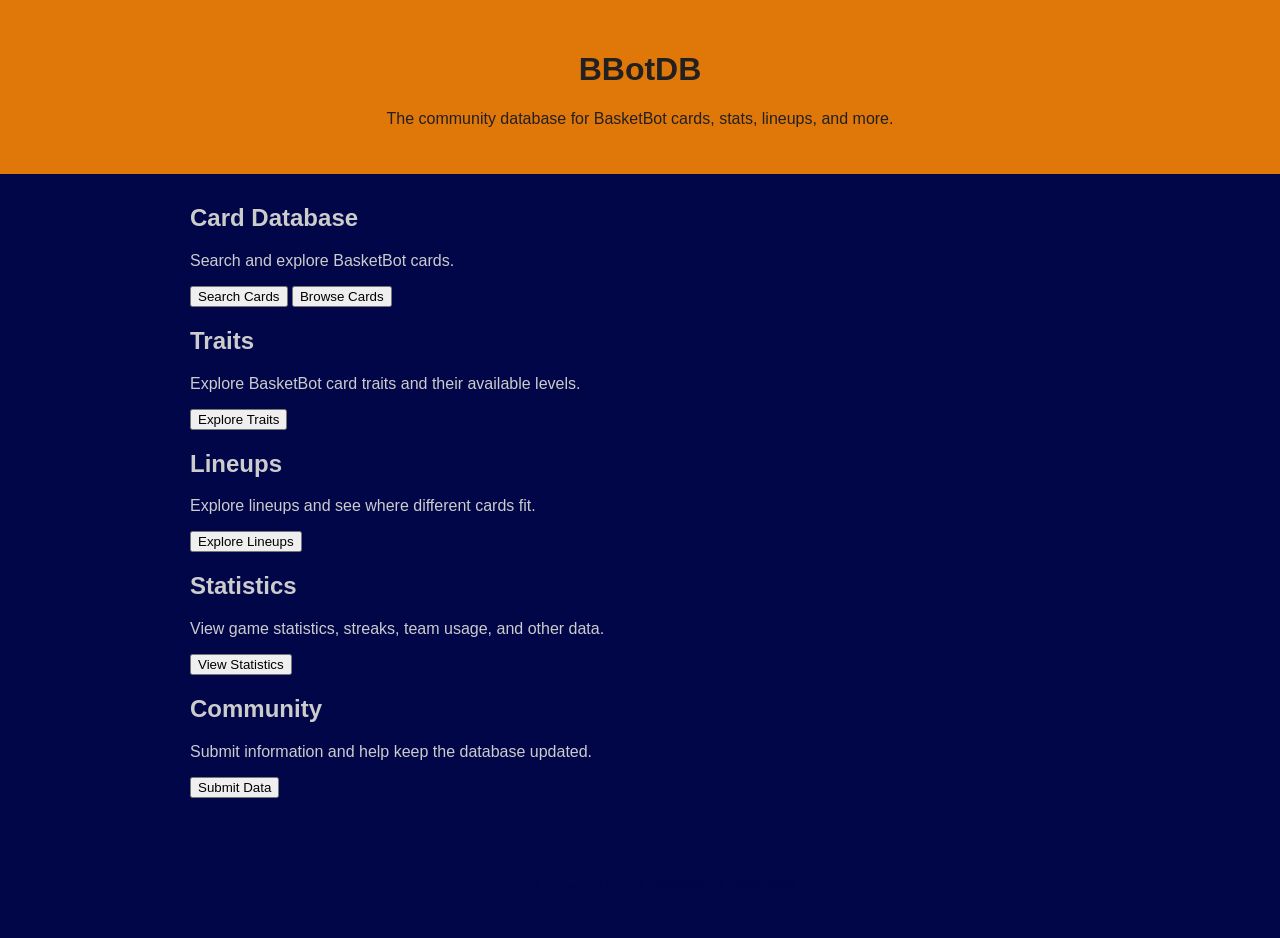
<file: index.html>
<!DOCTYPE html>
<html lang="en">

<head>
    <meta charset="UTF-8">
    <meta name="viewport" content="width=device-width, initial-scale=1.0">
    <title>BBotDB</title>

    <link rel="stylesheet" href="./style.css">
</head>

<body>

    <header>
        <h1>BBotDB</h1>
        <p>The community database for BasketBot cards, stats, lineups, and more.</p>
    </header>

    <main>

        <section>
            <h2>Card Database</h2>
            <p>Search and explore BasketBot cards.</p>

            <button onclick="location.href='cards.html'">
                Search Cards
            </button>

            <button onclick="location.href='cards.html'">
                Browse Cards
            </button>
        </section>

        <section>
            <h2>Traits</h2>
            <p>Explore BasketBot card traits and their available levels.</p>

            <button onclick="location.href='traits.html'">
                Explore Traits
            </button>
        </section>

        <section>
            <h2>Lineups</h2>
            <p>Explore lineups and see where different cards fit.</p>

            <button>
                Explore Lineups
            </button>
        </section>

        <section>
            <h2>Statistics</h2>
            <p>View game statistics, streaks, team usage, and other data.</p>

            <button>
                View Statistics
            </button>
        </section>

        <section>
            <h2>Community</h2>
            <p>Submit information and help keep the database updated.</p>

            <button>
                Submit Data
            </button>
        </section>

    </main>

    <footer>
        <p>BBotDB — Community BasketBot Database</p>
    </footer>

</body>

</html>
</file>
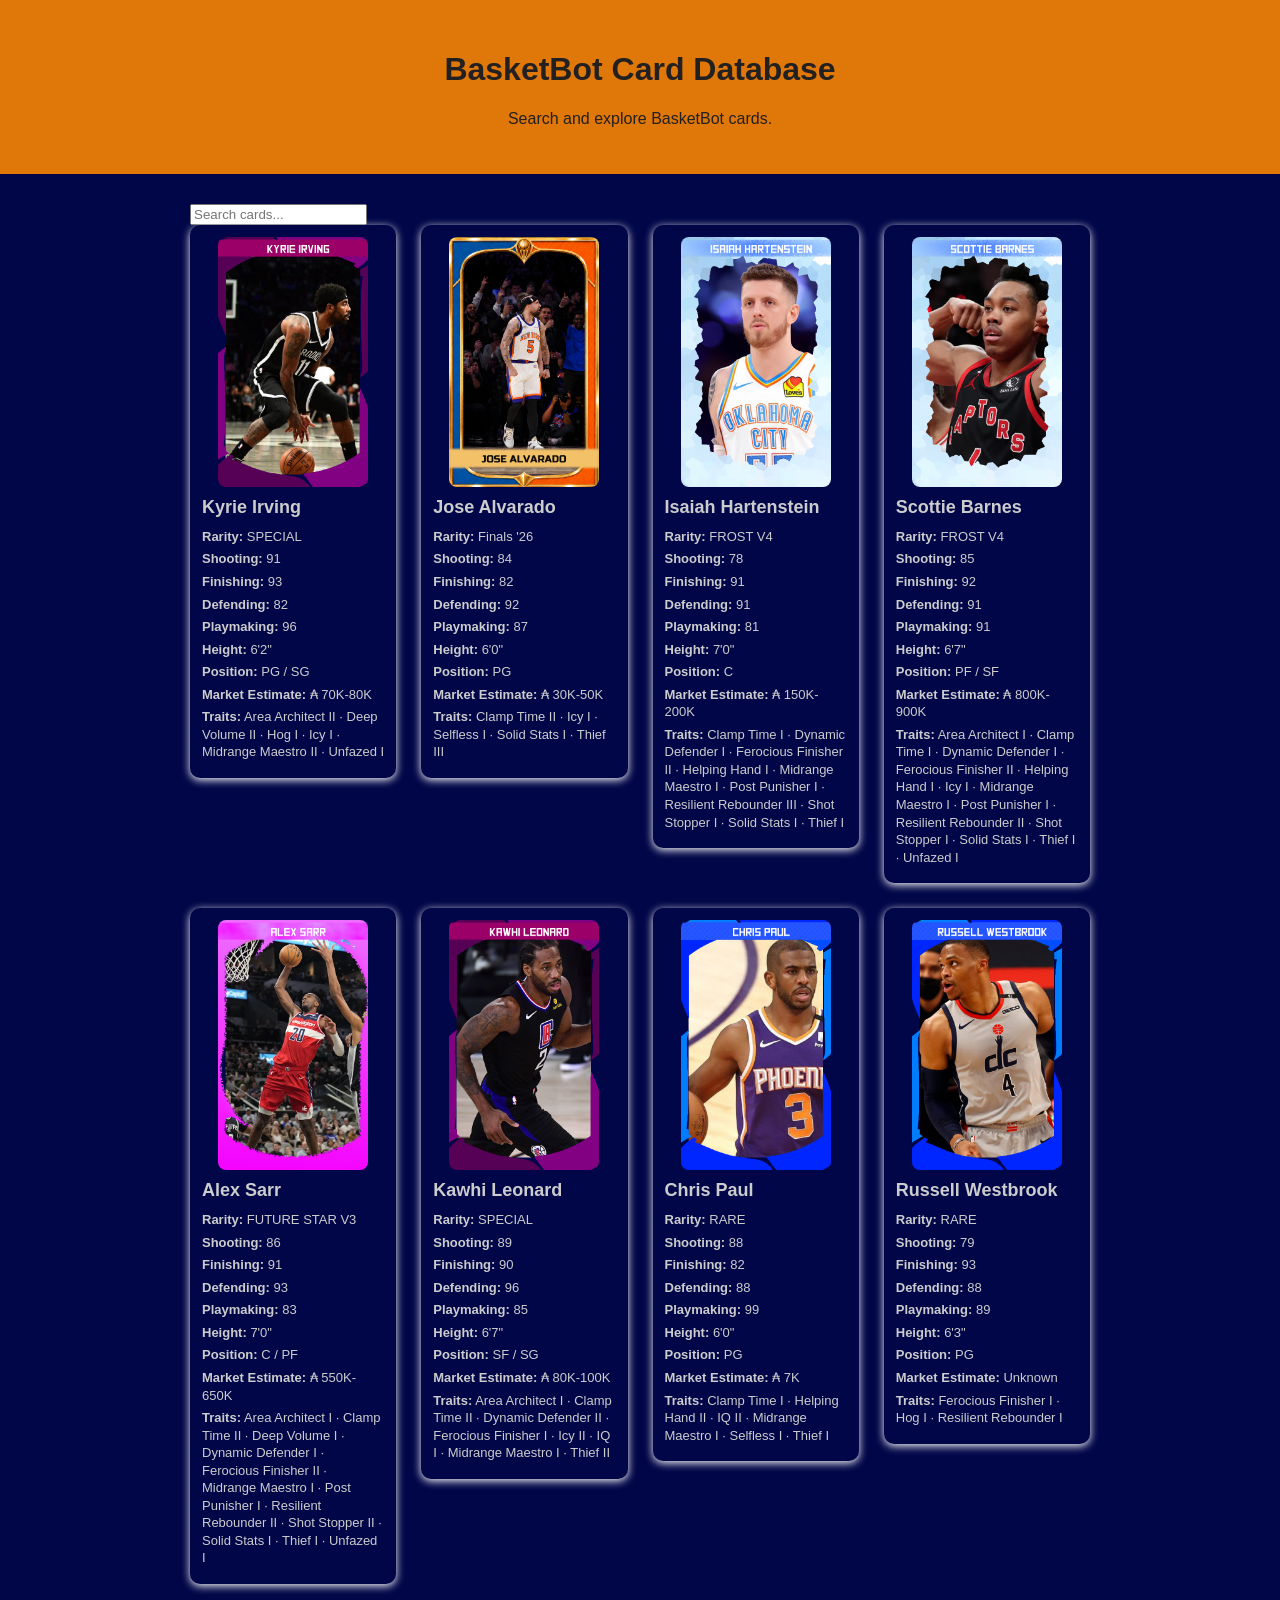
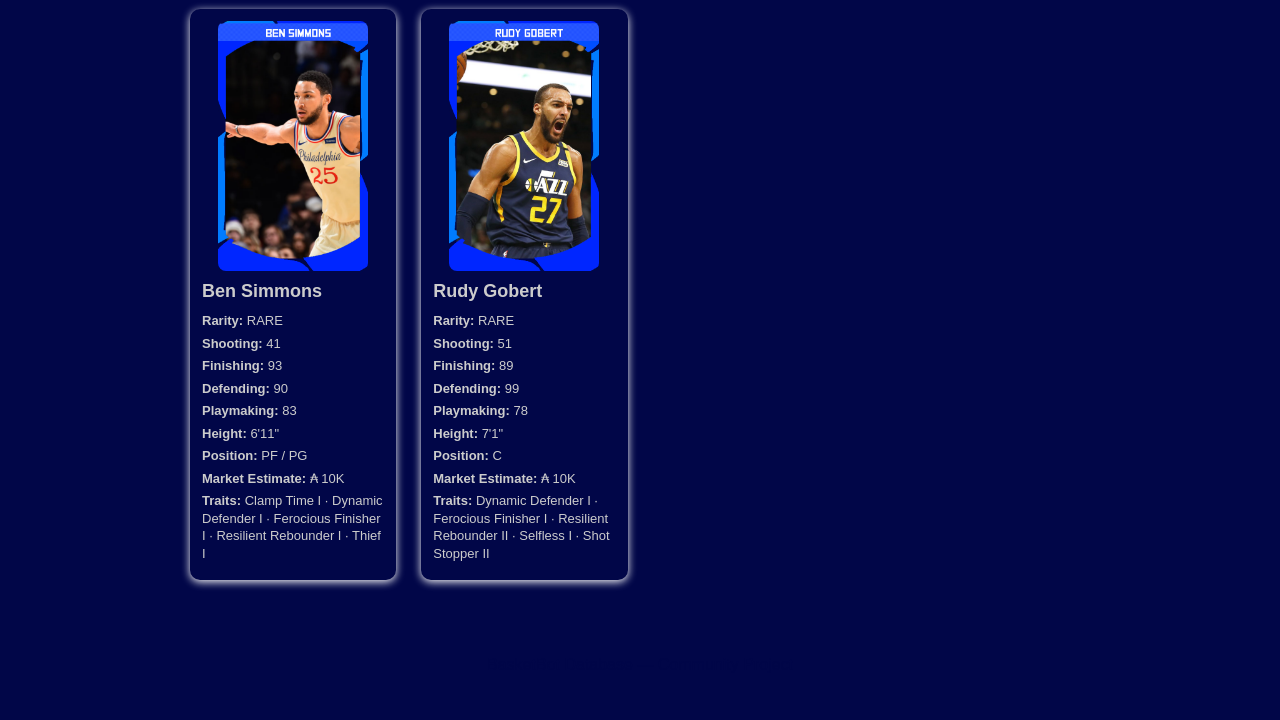
<file: cards.html>
<!DOCTYPE html>
<html lang="en">

<head>
    <meta charset="UTF-8">
    <meta name="viewport" content="width=device-width, initial-scale=1.0">

    <title>BasketBot Card Database</title>

    <link rel="stylesheet" href="./style.css">
</head>

<body>

    <header>
        <h1>BasketBot Card Database</h1>
        <p>Search and explore BasketBot cards.</p>
    </header>

    <main>

        <input
            type="text"
            id="card-search"
            placeholder="Search cards..."
        >

        <div id="card-list"></div>

    </main>

    <footer>
        <p>BasketBot Database — Community Project</p>
    </footer>

    <script src="./cards.js"></script>

    <script>

        const cardList = document.getElementById("card-list");
        const searchInput = document.getElementById("card-search");

        function displayCards() {

            cardList.innerHTML = "";

            const searchTerm = searchInput.value.toLowerCase();

            const filteredCards = cards.filter(card => {

                return (
                    card.name.toLowerCase().includes(searchTerm) ||
                    card.rarity.toLowerCase().includes(searchTerm) ||
                    card.position.some(position =>
                        position.toLowerCase().includes(searchTerm)
                    )
                );

            });

            filteredCards.forEach(card => {

                const cardElement = document.createElement("div");

                cardElement.className = "trait-card";

                const positionText = card.position.join(" / ");

                const romanNumerals = ["", "I", "II", "III"];

                const traitText = card.traits.map(trait => {

                    if (trait.level === null) {
                        return trait.name;
                    }

                    return `${trait.name} ${romanNumerals[trait.level]}`;

                }).join(" · ");

                cardElement.innerHTML = `

                    <div class="card-image-container">

                        <img
                            src="${card.image}"
                            alt="${card.name} card art"
                            class="card-image"
                        >

                    </div>

                    <div class="card-information">

                        <h2>${card.name}</h2>

                        <p><strong>Rarity:</strong> ${card.rarity}</p>

                        <p><strong>Shooting:</strong> ${card.shooting}</p>
                        <p><strong>Finishing:</strong> ${card.finishing}</p>
                        <p><strong>Defending:</strong> ${card.defending}</p>
                        <p><strong>Playmaking:</strong> ${card.playmaking}</p>

                        <p><strong>Height:</strong> ${card.height}</p>
                        <p><strong>Position:</strong> ${positionText}</p>

                        <p><strong>Market Estimate:</strong> ${card.marketEstimate}</p>

                        <p><strong>Traits:</strong> ${traitText}</p>

                    </div>

                `;

                cardList.appendChild(cardElement);

            });

        }

        searchInput.addEventListener("input", displayCards);

        displayCards();

    </script>

</body>

</html>
</file>
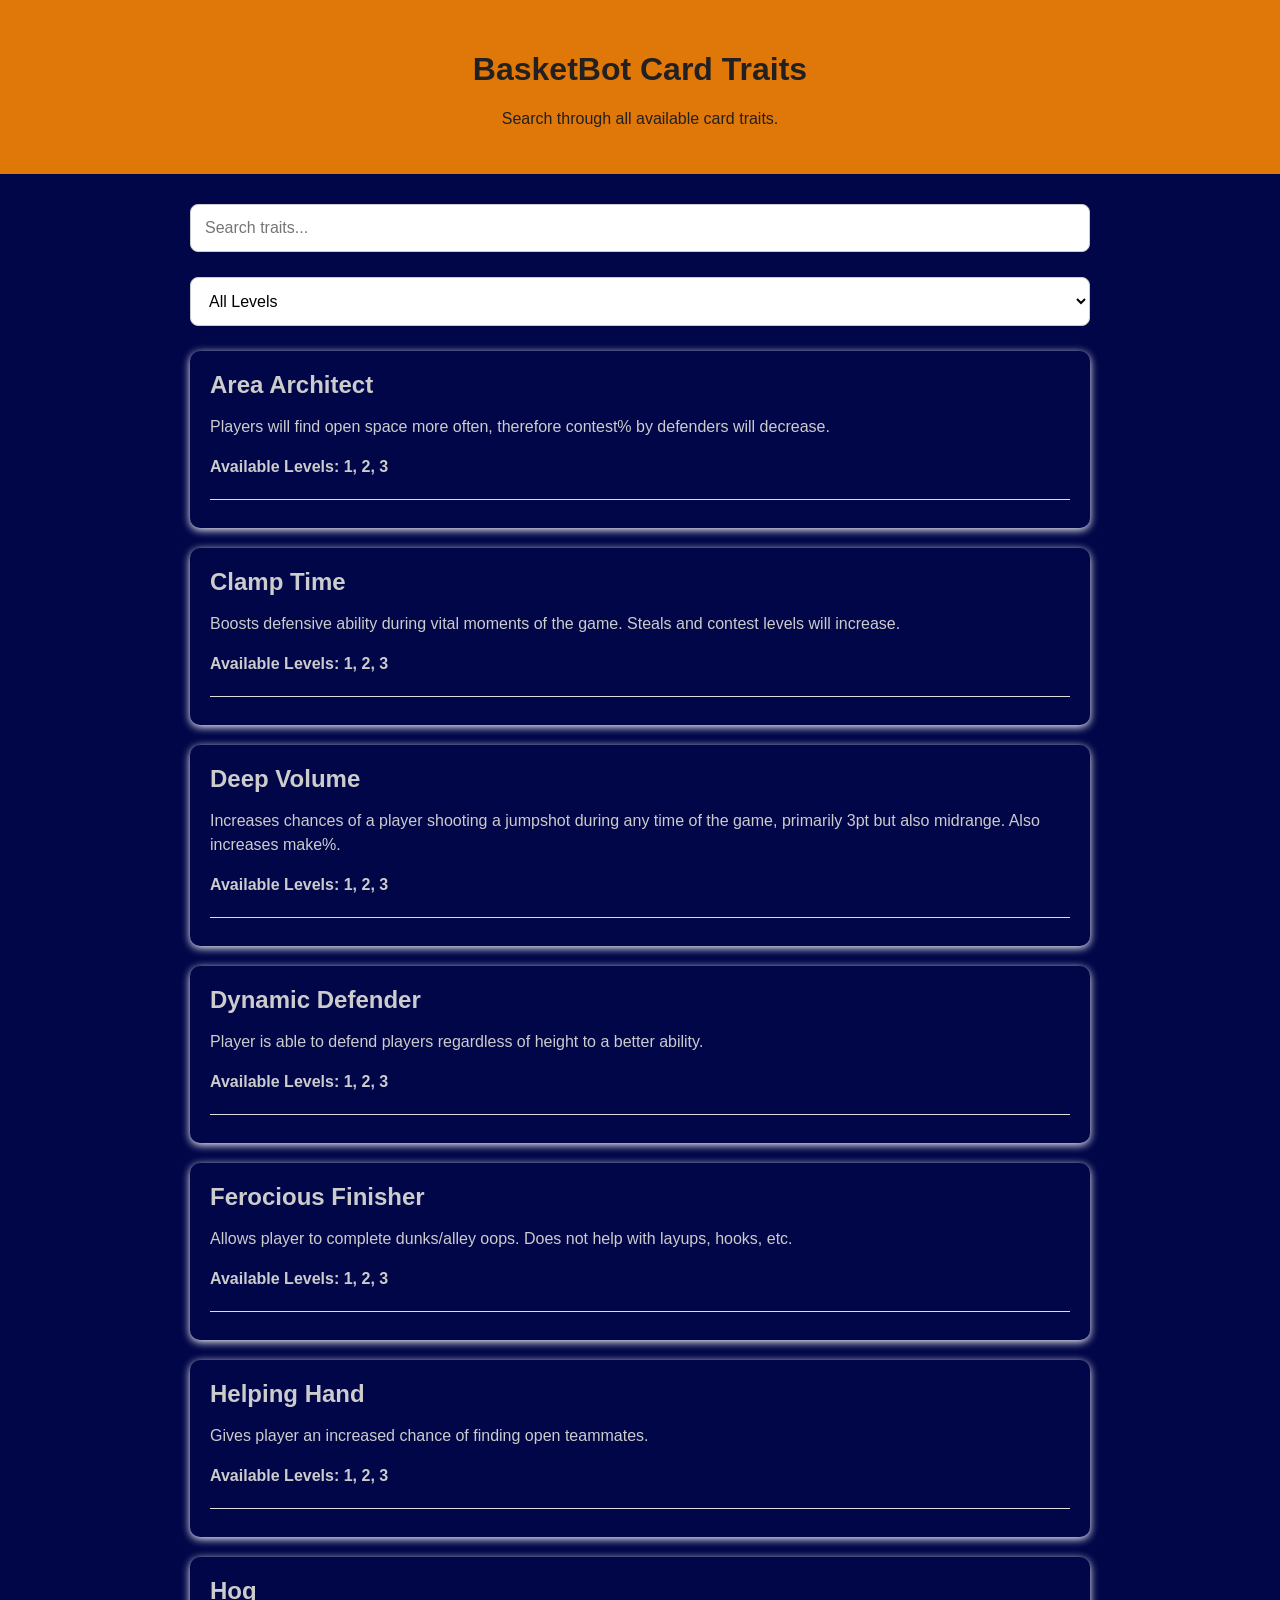
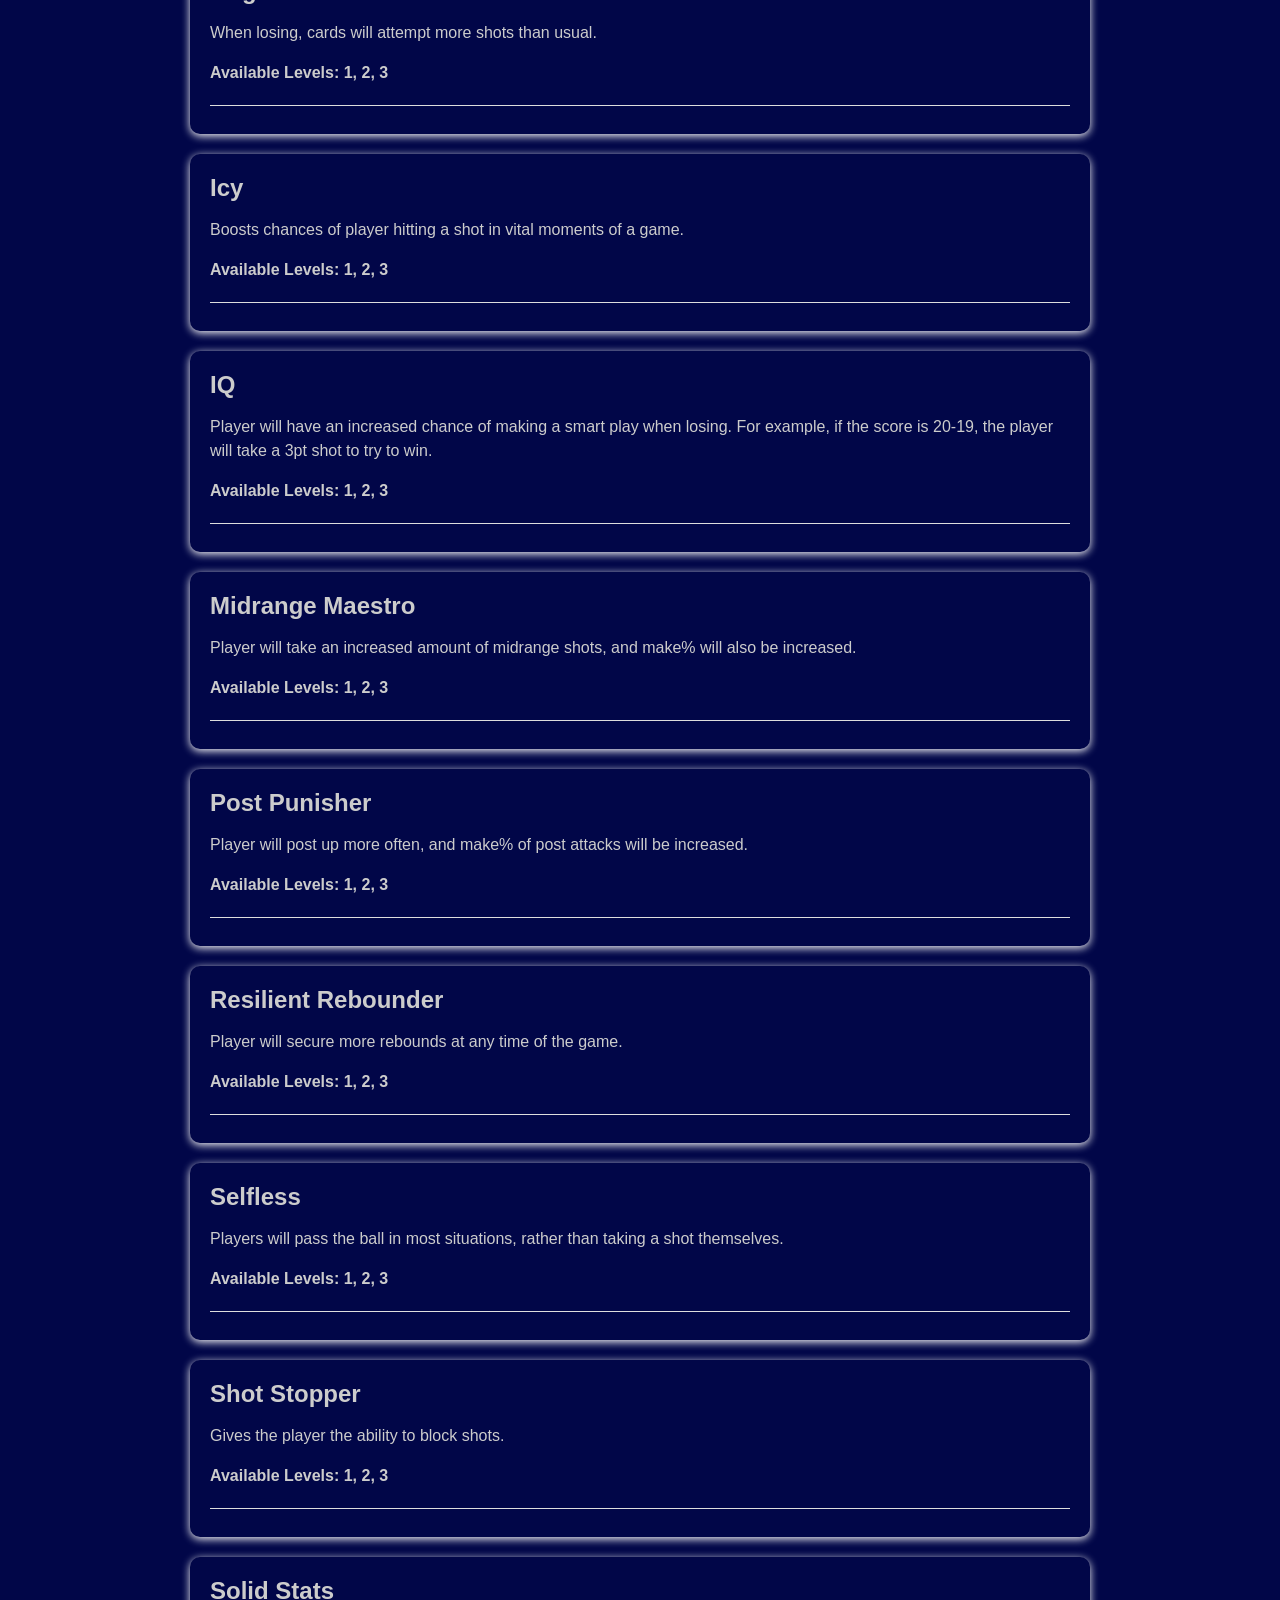
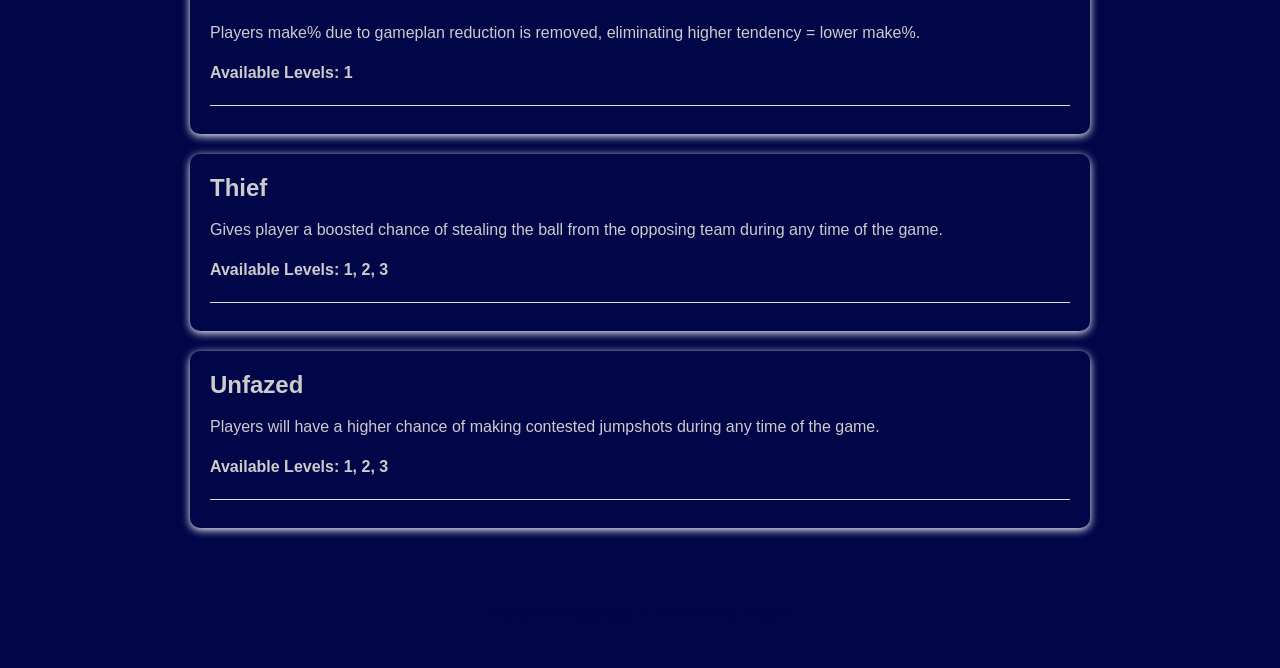
<file: traits.html>
<!DOCTYPE html>
<html lang="en">

<head>
    <meta charset="UTF-8">
    <meta name="viewport" content="width=device-width, initial-scale=1.0">
    <title>BasketBot Traits</title>

    <link rel="stylesheet" href="./style.css">
</head>

<body>

    <header>
        <h1>BasketBot Card Traits</h1>
        <p>Search through all available card traits.</p>
    </header>

    <main>

        <input
            type="text"
            id="trait-search"
            placeholder="Search traits..."
        >

        <select id="level-filter">
            <option value="all">All Levels</option>
            <option value="1">Level 1</option>
            <option value="2">Level 2</option>
            <option value="3">Level 3</option>
        </select>

        <div id="trait-list"></div>

    </main>

    <footer>
        <p>BasketBot Database — Community Project</p>
    </footer>

    <script src="traits.js"></script>

    <script>
        const traitList = document.getElementById("trait-list");
        const searchInput = document.getElementById("trait-search");
        const levelFilter = document.getElementById("level-filter");

        function displayTraits() {

            traitList.innerHTML = "";

            const searchTerm = searchInput.value.toLowerCase();
            const selectedLevel = levelFilter.value;

            const filteredTraits = traits.filter(trait => {

                const matchesSearch =
                    trait.name.toLowerCase().includes(searchTerm) ||
                    trait.description.toLowerCase().includes(searchTerm);

                const matchesLevel =
                    selectedLevel === "all" ||
                    trait.levels.includes(Number(selectedLevel));

                return matchesSearch && matchesLevel;
            });

            filteredTraits.forEach(trait => {

                const traitElement = document.createElement("div");

                traitElement.className = "trait-card";

                const levelText = trait.levels.join(", ");

                traitElement.innerHTML = `
                    <h2>${trait.name}</h2>
                    <p>${trait.description}</p>
                    <p class="trait-level">Available Levels: ${levelText}</p>
                    <hr>
                `;

                traitList.appendChild(traitElement);
            });
        }

        searchInput.addEventListener("input", displayTraits);

        levelFilter.addEventListener("change", displayTraits);

        displayTraits();
    </script>

</body>

</html>
</file>
<file: style.css>
body {
    font-family: Arial, sans-serif;
    margin: 0;
    padding: 0;
    background-color: #010648;
    color: #ccc;
}

header {
    background-color: #e07709;
    color: rgb(34, 32, 32);
    padding: 30px;
    text-align: center;
}

main {
    max-width: 900px;
    margin: 30px auto;
    padding: 0 20px;
}

#trait-list {
    display: grid;
    gap: 20px;
}

.trait-card {
    background-color: #010648;
    padding: 20px;
    border-radius: 10px;
    box-shadow: 0 2px 8px rgb(250, 250, 250);
}

.trait-card h2 {
    margin-top: 0;
}

.trait-level {
    font-weight: bold;
}

footer {
    text-align: center;
    padding: 30px;
    color: #010648;
}

#trait-search {
    width: 100%;
    box-sizing: border-box;
    padding: 14px;
    margin-bottom: 25px;
    font-size: 16px;
    border: 1px solid #ccc;
    border-radius: 8px;
}
/* Trait page controls */

#level-filter {
    width: 100%;
    box-sizing: border-box;
    padding: 14px;
    margin-bottom: 25px;
    font-size: 16px;
    border: 1px solid #ccc;
    border-radius: 8px;
    background-color: white;
    cursor: pointer;
}

.trait-card {
    transition: transform 0.15s ease, box-shadow 0.15s ease;
}

.trait-card:hover {
    transform: translateY(-2px);
    box-shadow: 0 4px 12px rgba(0, 0, 0, 0.15);
}

.trait-card h2 {
    margin-bottom: 10px;
}

.trait-card p {
    line-height: 1.5;
}

.trait-level {
    margin-top: 15px;
}

.trait-card hr {
    border: none;
    border-top: 1px solid #ddd;
    margin-top: 20px;
}/* Card database */

#card-list {
    display: grid;
    grid-template-columns: repeat(auto-fill, minmax(180px, 1fr));
    gap: 25px;
    align-items: start;
}

#card-list .trait-card {
    padding: 12px;
    position: relative;
    z-index: 1;
    transition:
        transform 0.25s ease,
        box-shadow 0.25s ease,
        z-index 0s linear 0.25s;
}

#card-list .trait-card:hover {
    transform: scale(1.35);
    z-index: 10;
    box-shadow: 0 12px 30px rgba(0, 0, 0, 0.3);
    transition:
        transform 0.25s ease,
        box-shadow 0.25s ease,
        z-index 0s;
}

.card-image-container {
    display: flex;
    justify-content: center;
    margin-bottom: 10px;
}

.card-image {
    width: 150px;
    max-width: 100%;
    height: auto;
    border-radius: 8px;
    transition: transform 0.25s ease;
}

.card-information h2 {
    margin-top: 0;
    font-size: 18px;
}

.card-information p {
    margin: 5px 0;
    font-size: 13px;
    line-height: 1.35;
}

#card-list .trait-card hr {
    margin-top: 12px;
}
</file>
